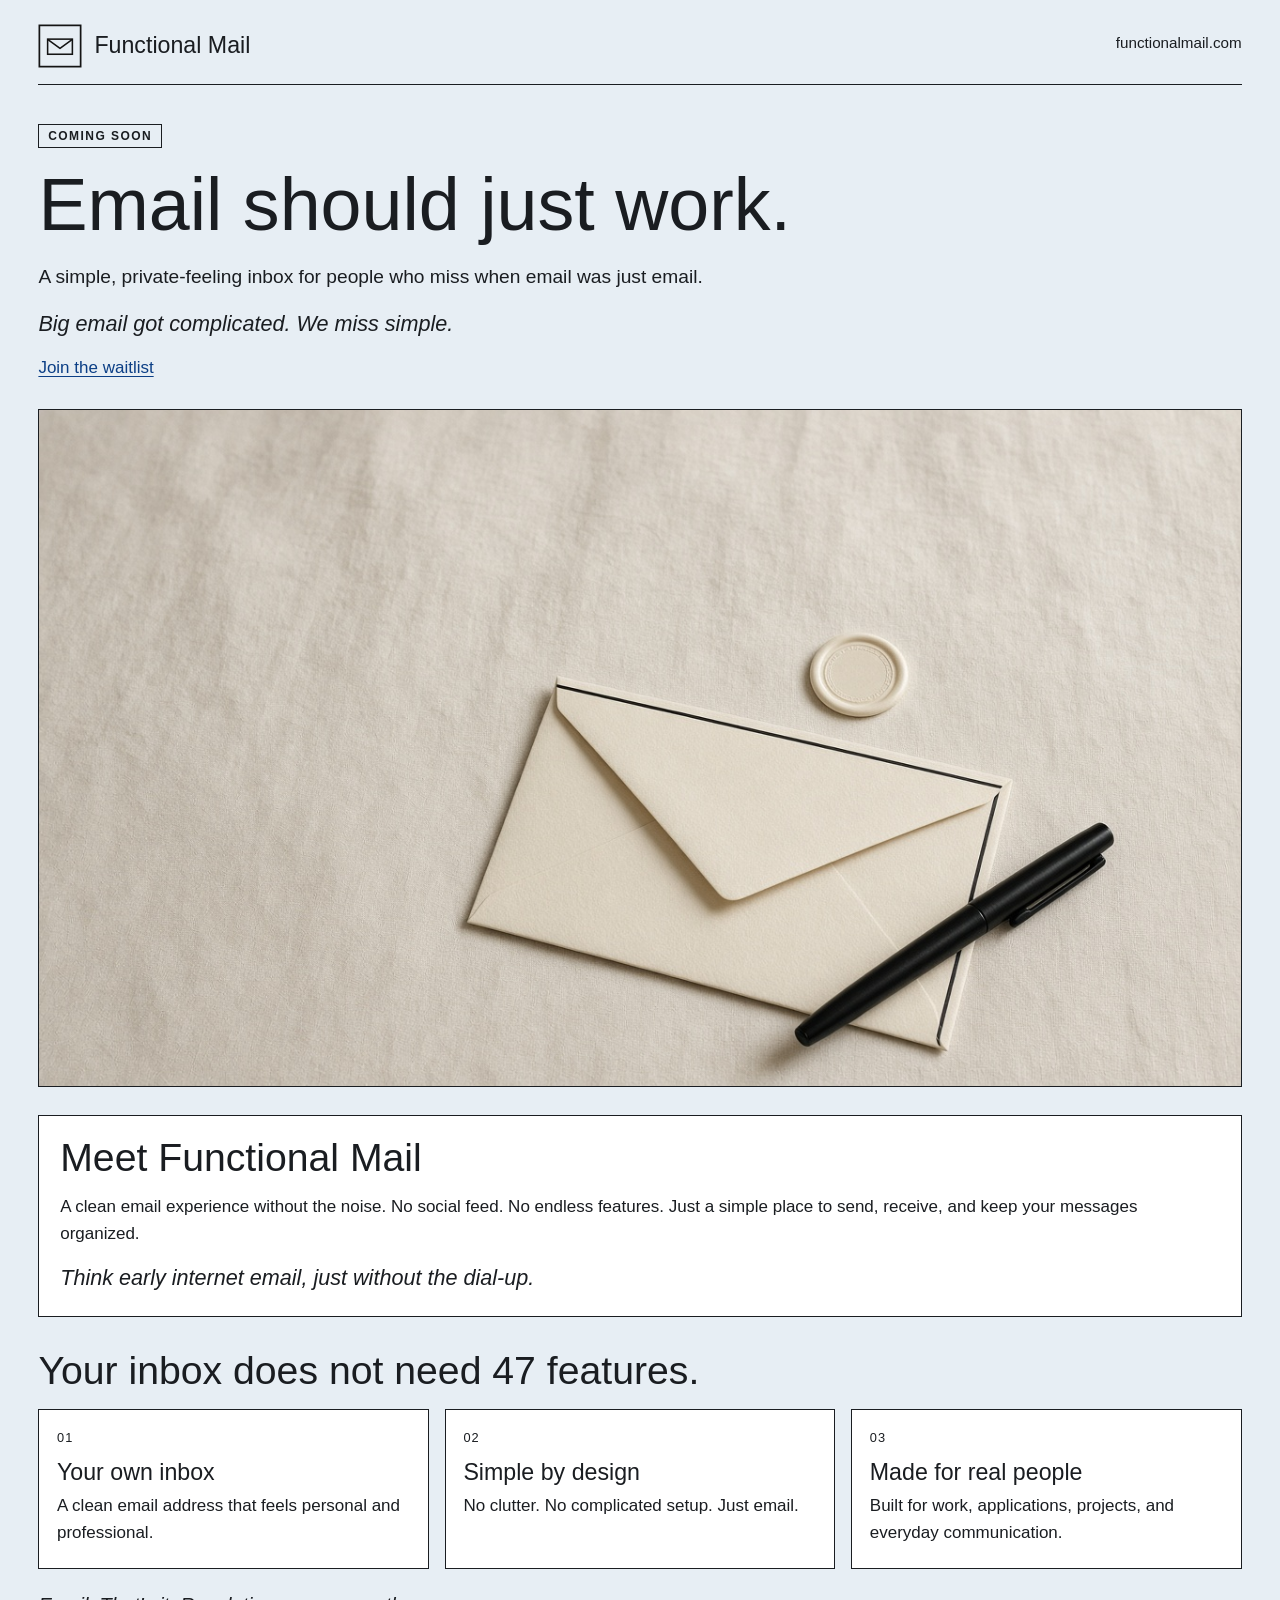
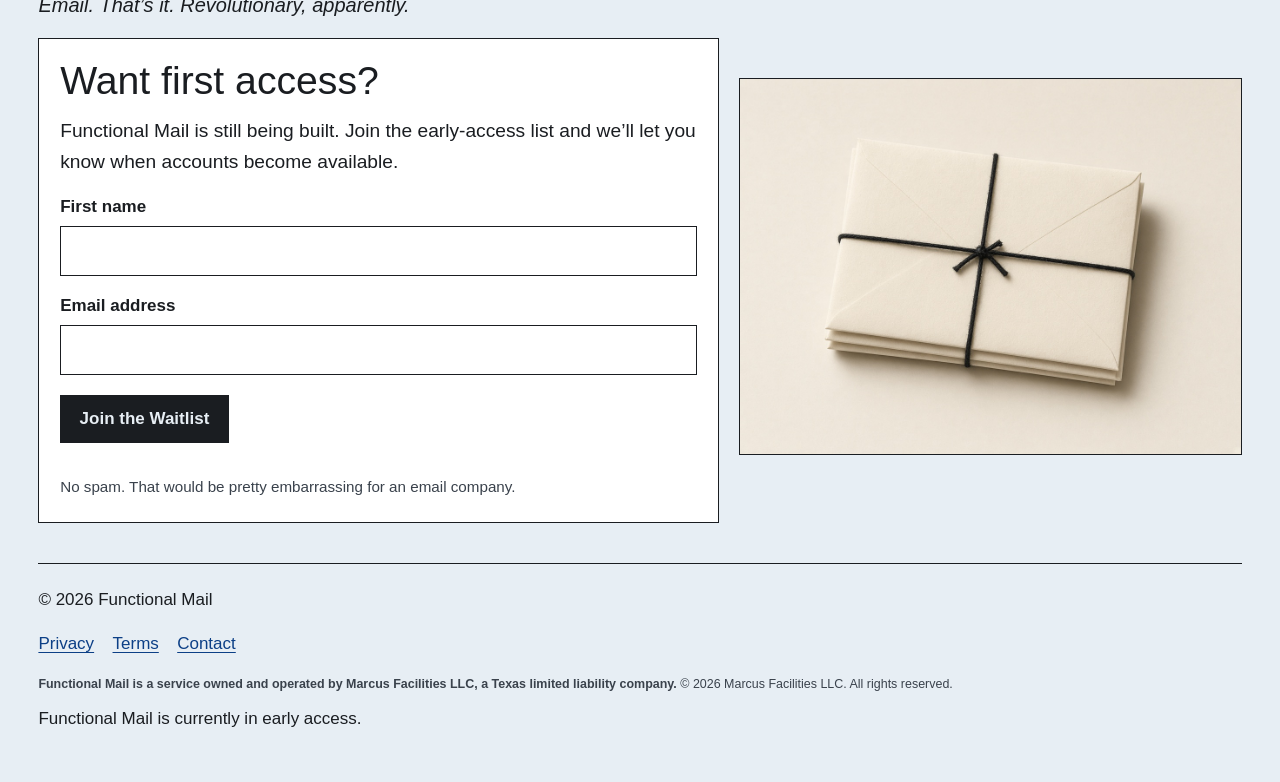
<file: index.html>
<!DOCTYPE html>
<html lang="en">
<head>
  <meta charset="utf-8">
  <meta name="viewport" content="width=device-width, initial-scale=1">
  <title>Functional Mail | Simple Email, Coming Soon</title>
  <meta name="description" content="Functional Mail is a simple email service built for people who want a clean, straightforward inbox. Join the waitlist for early access.">
  <meta name="color-scheme" content="light">
  <meta name="theme-color" content="#e7eef4">
  <link rel="canonical" href="https://functionalmail.com/">
  <link rel="icon" href="images/logo.svg" type="image/svg+xml">
  <link rel="stylesheet" href="styles.css">
  <meta property="og:title" content="Functional Mail | Simple Email, Coming Soon">
  <meta property="og:description" content="Functional Mail is a simple email service built for people who want a clean, straightforward inbox. Join the waitlist for early access.">
  <meta property="og:type" content="website">
  <meta property="og:url" content="https://functionalmail.com/">
  <meta property="og:site_name" content="Functional Mail">
  <meta property="og:image" content="https://functionalmail.com/images/hero-desk.jpg">
  <meta property="og:image:width" content="1280">
  <meta property="og:image:height" content="720">
  <meta property="og:image:alt" content="A cream envelope and a black pen on a linen desk.">
  <meta name="twitter:card" content="summary_large_image">
  <meta name="twitter:title" content="Functional Mail | Simple Email, Coming Soon">
  <meta name="twitter:description" content="Functional Mail is a simple email service built for people who want a clean, straightforward inbox. Join the waitlist for early access.">
  <meta name="twitter:image" content="https://functionalmail.com/images/hero-desk.jpg">
  <script type="application/ld+json">
  {
    "@context": "https://schema.org",
    "@type": "Organization",
    "name": "Functional Mail",
    "url": "https://functionalmail.com/",
    "email": "admin@functionalmail.com",
    "description": "Functional Mail is a simple email service built for people who want a clean, straightforward inbox. Join the waitlist for early access."
  }
  </script>
</head>
<body>
  <a class="skip-link" href="#content">Skip to content</a>
  <div class="page">
    <header class="letterhead">
      <a class="brand" href="index.html">
        <img src="images/logo.svg" width="64" height="64" alt="">
        <span>Functional Mail</span>
      </a>
      <div class="letterhead-side">
        <p class="domain">functionalmail.com</p>
      </div>
    </header>

    <main id="content">
      <section class="hero">
        <p class="badge">Coming soon</p>
        <h1>Email should just work.</h1>
        <p class="lede">A simple, private-feeling inbox for people who miss when email was just email.</p>
        <p class="quip">Big email got complicated. We miss simple.</p>
        <p><a href="#waitlist">Join the waitlist</a></p>
      </section>

      <figure class="photo">
        <img
          src="images/hero-desk.jpg"
          width="1280"
          height="720"
          alt="A cream envelope and a black pen on a linen desk."
          fetchpriority="high">
      </figure>

      <section class="callout" aria-labelledby="meet-title">
        <h2 id="meet-title">Meet Functional Mail</h2>
        <p>A clean email experience without the noise. No social feed. No endless features. Just a simple place to send, receive, and keep your messages organized.</p>
        <p class="quip">Think early internet email, just without the dial-up.</p>
      </section>

      <section aria-labelledby="features-title">
        <h2 id="features-title" class="section-intro">Your inbox does not need 47 features.</h2>
        <ul class="features">
          <li class="feature">
            <p class="feature-index" aria-hidden="true">01</p>
            <h3>Your own inbox</h3>
            <p>A clean email address that feels personal and professional.</p>
          </li>
          <li class="feature">
            <p class="feature-index" aria-hidden="true">02</p>
            <h3>Simple by design</h3>
            <p>No clutter. No complicated setup. Just email.</p>
          </li>
          <li class="feature">
            <p class="feature-index" aria-hidden="true">03</p>
            <h3>Made for real people</h3>
            <p>Built for work, applications, projects, and everyday communication.</p>
          </li>
        </ul>
        <p class="closer">Email. That’s it. Revolutionary, apparently.</p>
      </section>

      <div class="waitlist-layout">
        <section class="waitlist" id="waitlist" aria-labelledby="waitlist-title">
          <h2 id="waitlist-title">Want first access?</h2>
          <p class="lede">Functional Mail is still being built. Join the early-access list and we’ll let you know when accounts become available.</p>
          <!-- Waitlist: paste your Google Form link at the top of script.js -->
          <form id="waitlist-form" action="#" method="post" novalidate>
            <div class="field">
              <label for="first-name">First name</label>
              <input id="first-name" name="first-name" type="text" autocomplete="given-name" maxlength="80" required aria-describedby="first-name-error">
              <p id="first-name-error" class="field-error" hidden></p>
            </div>
            <div class="field">
              <label for="email">Email address</label>
              <input id="email" name="email" type="email" autocomplete="email" inputmode="email" maxlength="254" required spellcheck="false" aria-describedby="email-error">
              <p id="email-error" class="field-error" hidden></p>
            </div>
            <button type="submit">Join the Waitlist</button>
            <p id="form-status" class="form-status" role="status" aria-atomic="true"></p>
          </form>
          <noscript>
            <p>If the form can’t send, email <a href="mailto:admin@functionalmail.com">admin@functionalmail.com</a> with your first name and we’ll add you.</p>
          </noscript>
          <p class="fine-print">No spam. That would be pretty embarrassing for an email company.</p>
        </section>

        <figure class="photo">
          <img
            src="images/inbox-still.jpg"
            width="1152"
            height="864"
            alt="Three cream envelopes tied with a thin black string."
            loading="lazy">
        </figure>
      </div>
    </main>

    <footer class="site-footer">
      <p>© 2026 Functional Mail</p>
      <nav aria-label="Footer">
        <ul>
          <li><a href="privacy.html">Privacy</a></li>
          <li><a href="terms.html">Terms</a></li>
          <li><a href="mailto:admin@functionalmail.com">Contact<span class="visually-hidden"> by email</span></a></li>
        </ul>
      </nav>
      <p class="legal-note"><strong>Functional Mail is a service owned and operated by Marcus Facilities LLC, a Texas limited liability company.</strong> © 2026 Marcus Facilities LLC. All rights reserved.</p>
      <p>Functional Mail is currently in early access.</p>
    </footer>
  </div>
  <script src="script.js"></script>
</body>
</html>
</file>
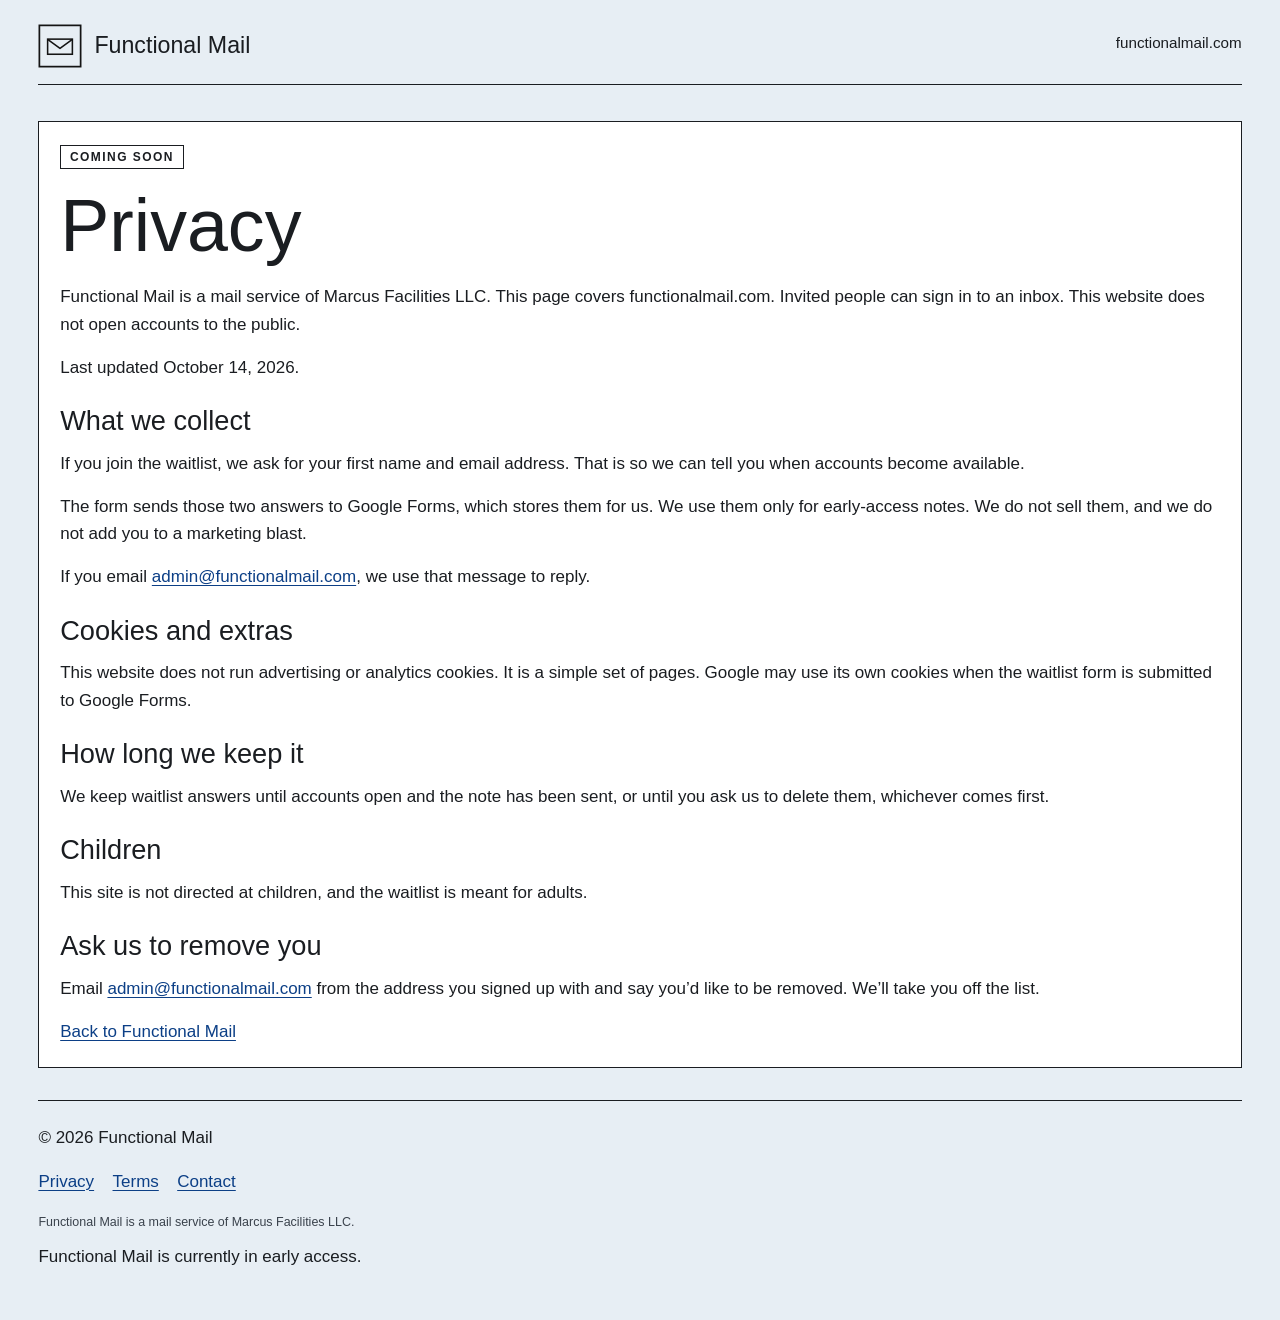
<file: privacy.html>
<!DOCTYPE html>
<html lang="en">
<head>
  <meta charset="utf-8">
  <meta name="viewport" content="width=device-width, initial-scale=1">
  <title>Privacy | Functional Mail</title>
  <meta name="description" content="How Functional Mail handles the early-access waitlist and what this website collects.">
  <meta name="color-scheme" content="light">
  <meta name="theme-color" content="#e7eef4">
  <link rel="canonical" href="https://functionalmail.com/privacy.html">
  <link rel="icon" href="images/logo.svg" type="image/svg+xml">
  <link rel="stylesheet" href="styles.css">
  <meta property="og:title" content="Privacy | Functional Mail">
  <meta property="og:description" content="How Functional Mail handles the early-access waitlist and what this website collects.">
  <meta property="og:type" content="website">
  <meta property="og:url" content="https://functionalmail.com/privacy.html">
  <meta property="og:site_name" content="Functional Mail">
</head>
<body>
  <a class="skip-link" href="#content">Skip to content</a>
  <div class="page">
    <header class="letterhead">
      <a class="brand" href="index.html">
        <img src="images/logo.svg" width="64" height="64" alt="">
        <span>Functional Mail</span>
      </a>
      <div class="letterhead-side">
        <p class="domain">functionalmail.com</p>
      </div>
    </header>

    <main id="content" class="prose">
      <p class="badge">Coming soon</p>
      <h1>Privacy</h1>
      <p>Functional Mail is a mail service of Marcus Facilities LLC. This page covers functionalmail.com. Invited people can sign in to an inbox. This website does not open accounts to the public.</p>
      <p>Last updated October 14, 2026.</p>

      <h2>What we collect</h2>
      <p>If you join the waitlist, we ask for your first name and email address. That is so we can tell you when accounts become available.</p>
      <p>The form sends those two answers to Google Forms, which stores them for us. We use them only for early-access notes. We do not sell them, and we do not add you to a marketing blast.</p>
      <p>If you email <a href="mailto:admin@functionalmail.com">admin@functionalmail.com</a>, we use that message to reply.</p>

      <h2>Cookies and extras</h2>
      <p>This website does not run advertising or analytics cookies. It is a simple set of pages. Google may use its own cookies when the waitlist form is submitted to Google Forms.</p>

      <h2>How long we keep it</h2>
      <p>We keep waitlist answers until accounts open and the note has been sent, or until you ask us to delete them, whichever comes first.</p>

      <h2>Children</h2>
      <p>This site is not directed at children, and the waitlist is meant for adults.</p>

      <h2>Ask us to remove you</h2>
      <p>Email <a href="mailto:admin@functionalmail.com">admin@functionalmail.com</a> from the address you signed up with and say you’d like to be removed. We’ll take you off the list.</p>

      <p><a href="index.html">Back to Functional Mail</a></p>
    </main>

    <footer class="site-footer">
      <p>© 2026 Functional Mail</p>
      <nav aria-label="Footer">
        <ul>
          <li><a href="privacy.html" aria-current="page">Privacy</a></li>
          <li><a href="terms.html">Terms</a></li>
          <li><a href="mailto:admin@functionalmail.com">Contact<span class="visually-hidden"> by email</span></a></li>
        </ul>
      </nav>
      <p class="legal-note">Functional Mail is a mail service of Marcus Facilities LLC.</p>
      <p>Functional Mail is currently in early access.</p>
    </footer>
  </div>
</body>
</html>
</file>
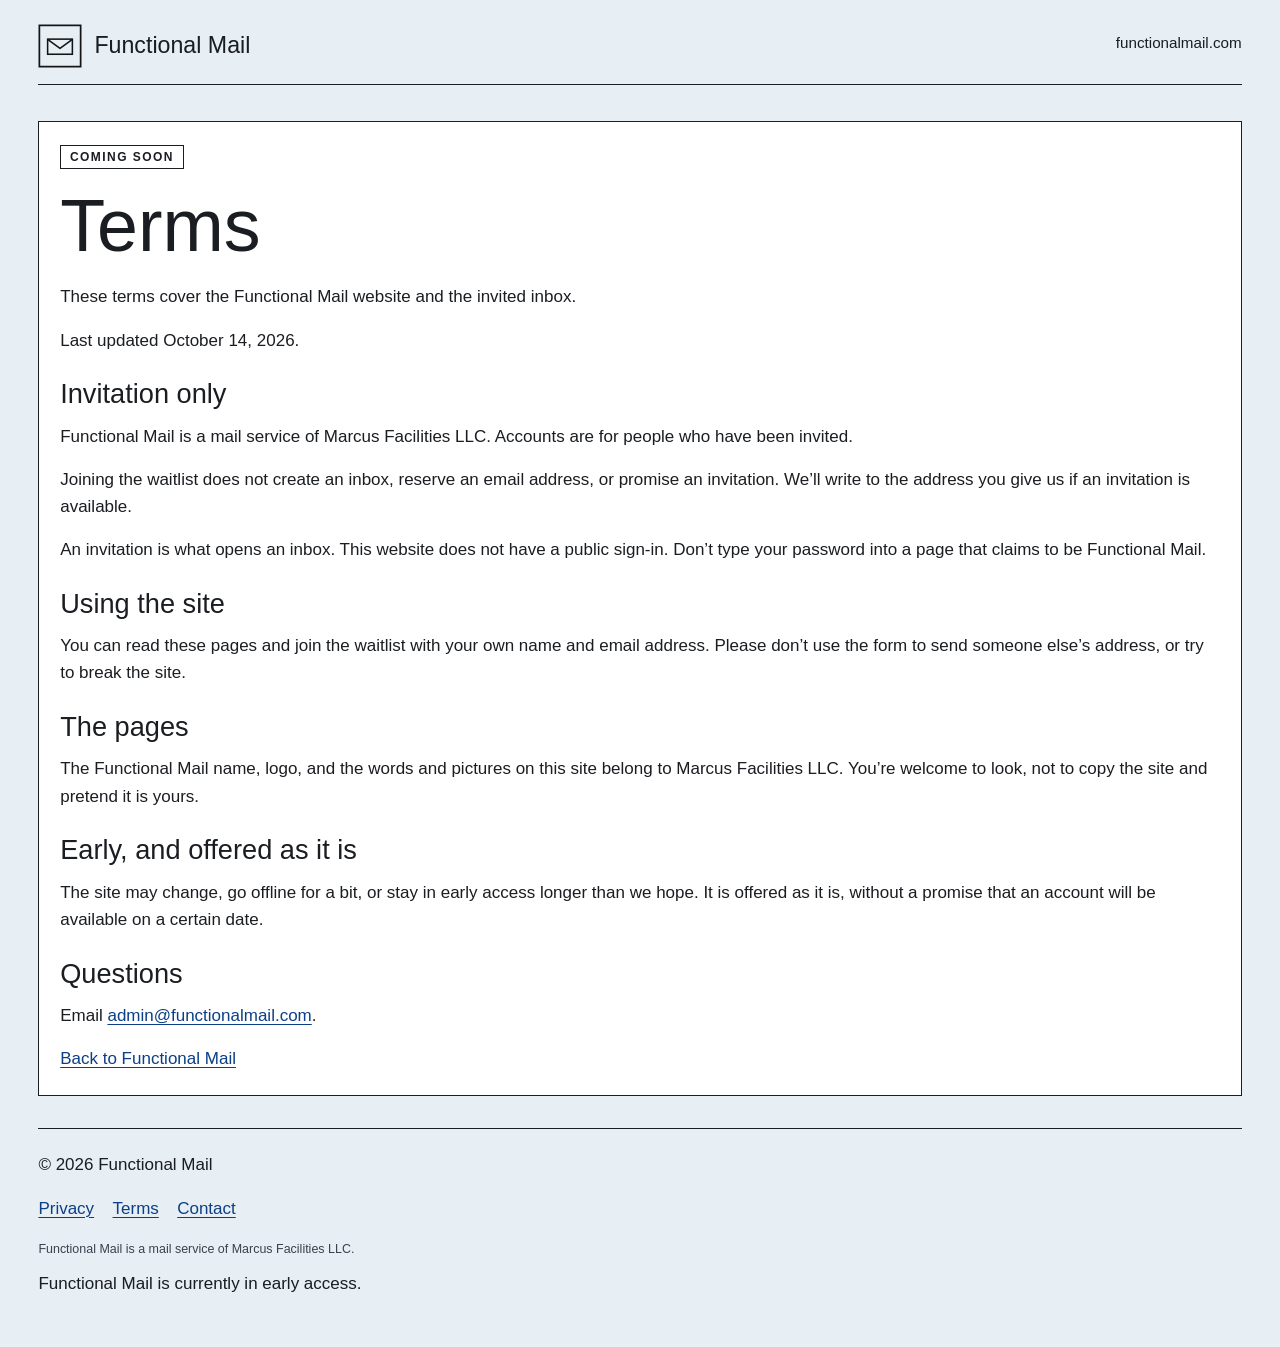
<file: terms.html>
<!DOCTYPE html>
<html lang="en">
<head>
  <meta charset="utf-8">
  <meta name="viewport" content="width=device-width, initial-scale=1">
  <title>Terms | Functional Mail</title>
  <meta name="description" content="The terms for using the Functional Mail website while the service is in early access.">
  <meta name="color-scheme" content="light">
  <meta name="theme-color" content="#e7eef4">
  <link rel="canonical" href="https://functionalmail.com/terms.html">
  <link rel="icon" href="images/logo.svg" type="image/svg+xml">
  <link rel="stylesheet" href="styles.css">
  <meta property="og:title" content="Terms | Functional Mail">
  <meta property="og:description" content="The terms for using the Functional Mail website while the service is in early access.">
  <meta property="og:type" content="website">
  <meta property="og:url" content="https://functionalmail.com/terms.html">
  <meta property="og:site_name" content="Functional Mail">
</head>
<body>
  <a class="skip-link" href="#content">Skip to content</a>
  <div class="page">
    <header class="letterhead">
      <a class="brand" href="index.html">
        <img src="images/logo.svg" width="64" height="64" alt="">
        <span>Functional Mail</span>
      </a>
      <div class="letterhead-side">
        <p class="domain">functionalmail.com</p>
      </div>
    </header>

    <main id="content" class="prose">
      <p class="badge">Coming soon</p>
      <h1>Terms</h1>
      <p>These terms cover the Functional Mail website and the invited inbox.</p>
      <p>Last updated October 14, 2026.</p>

      <h2>Invitation only</h2>
      <p>Functional Mail is a mail service of Marcus Facilities LLC. Accounts are for people who have been invited.</p>
      <p>Joining the waitlist does not create an inbox, reserve an email address, or promise an invitation. We’ll write to the address you give us if an invitation is available.</p>
      <p>An invitation is what opens an inbox. This website does not have a public sign-in. Don’t type your password into a page that claims to be Functional Mail.</p>

      <h2>Using the site</h2>
      <p>You can read these pages and join the waitlist with your own name and email address. Please don’t use the form to send someone else’s address, or try to break the site.</p>

      <h2>The pages</h2>
      <p>The Functional Mail name, logo, and the words and pictures on this site belong to Marcus Facilities LLC. You’re welcome to look, not to copy the site and pretend it is yours.</p>

      <h2>Early, and offered as it is</h2>
      <p>The site may change, go offline for a bit, or stay in early access longer than we hope. It is offered as it is, without a promise that an account will be available on a certain date.</p>

      <h2>Questions</h2>
      <p>Email <a href="mailto:admin@functionalmail.com">admin@functionalmail.com</a>.</p>

      <p><a href="index.html">Back to Functional Mail</a></p>
    </main>

    <footer class="site-footer">
      <p>© 2026 Functional Mail</p>
      <nav aria-label="Footer">
        <ul>
          <li><a href="privacy.html">Privacy</a></li>
          <li><a href="terms.html" aria-current="page">Terms</a></li>
          <li><a href="mailto:admin@functionalmail.com">Contact<span class="visually-hidden"> by email</span></a></li>
        </ul>
      </nav>
      <p class="legal-note">Functional Mail is a mail service of Marcus Facilities LLC.</p>
      <p>Functional Mail is currently in early access.</p>
    </footer>
  </div>
</body>
</html>
</file>
<file: styles.css>
:root {
  --cream: #e7eef4;
  --paper: #ffffff;
  --ink: #1a1d21;
  --link: #0c3f86;
  --muted: #3a424c;
  --error: #6e1212;
  --serif: "Trebuchet MS", "Segoe UI", sans-serif;
  --sans: Verdana, Geneva, Tahoma, sans-serif;
  --measure: none;
}

*,
*::before,
*::after {
  box-sizing: border-box;
}

html {
  -webkit-text-size-adjust: 100%;
  scroll-behavior: smooth;
}

body {
  margin: 0;
  background: var(--cream);
  color: var(--ink);
  font-family: var(--sans);
  font-size: 1.0625rem;
  line-height: 1.6;
}

img {
  max-width: 100%;
  height: auto;
  border: 0;
}

a {
  color: var(--link);
  text-decoration-thickness: 1px;
  text-underline-offset: 0.18em;
}

a:hover {
  text-decoration-thickness: 2px;
}

:focus {
  outline: none;
}

:focus-visible {
  outline: 3px solid var(--ink);
  outline-offset: 3px;
}

.skip-link {
  position: absolute;
  left: 1rem;
  top: 0;
  transform: translateY(-150%);
  background: var(--ink);
  color: var(--cream);
  padding: 0.65rem 1rem;
  z-index: 10;
  text-decoration: none;
}

.skip-link:focus {
  transform: none;
}

.visually-hidden {
  position: absolute;
  width: 1px;
  height: 1px;
  padding: 0;
  margin: -1px;
  overflow: hidden;
  clip: rect(0, 0, 0, 0);
  white-space: nowrap;
  border: 0;
}

.page {
  width: 100%;
  margin: 0;
  padding: 1.5rem clamp(1.25rem, 3vw, 2.75rem) 0;
}

.letterhead {
  display: flex;
  justify-content: space-between;
  align-items: flex-start;
  gap: 1rem;
  padding-bottom: 1rem;
  margin-bottom: 2.25rem;
  border-bottom: 1px solid var(--ink);
}

.brand {
  display: flex;
  align-items: center;
  gap: 0.75rem;
  color: var(--ink);
  text-decoration: none;
  font-family: var(--serif);
  font-size: 1.45rem;
  line-height: 1.1;
}

.brand img {
  width: 44px;
  height: 44px;
  flex: 0 0 auto;
}

.letterhead-side {
  padding-top: 0.45rem;
  text-align: right;
}

.letterhead-side .domain {
  margin: 0;
  font-size: 0.95rem;
}

.legal-note {
  color: var(--muted);
  font-size: 0.78rem;
  line-height: 1.4;
}

.badge {
  display: inline-block;
  margin: 0 0 1rem;
  padding: 0.28rem 0.55rem 0.22rem;
  border: 1px solid var(--ink);
  font-family: var(--sans);
  font-size: 0.75rem;
  font-weight: 600;
  letter-spacing: 0.12em;
  line-height: 1.2;
  text-transform: uppercase;
}

h1,
h2,
h3 {
  font-family: var(--serif);
  font-weight: 400;
  line-height: 1.12;
}

h1 {
  margin: 0 0 1rem;
  font-size: clamp(2.6rem, 6vw, 4.6rem);
}

h2 {
  margin: 0 0 0.8rem;
  font-size: clamp(1.85rem, 4vw, 2.45rem);
}

h3 {
  margin: 0 0 0.45rem;
  font-size: 1.45rem;
}

p {
  margin: 0 0 1rem;
}

.lede {
  font-size: 1.2rem;
  color: var(--ink);
}

.quip {
  margin: 0 0 1rem;
  font-family: var(--serif);
  font-style: italic;
  font-size: 1.35rem;
  line-height: 1.35;
}

.hero {
  margin-bottom: 1.75rem;
}

.photo {
  margin: 0 0 1.75rem;
}

.photo img {
  display: block;
  width: 100%;
  border: 1px solid var(--ink);
  background: var(--paper);
}

.callout,
.feature,
.waitlist,
.prose,
.success {
  border: 1px solid var(--ink);
  background: var(--paper);
}

.callout,
.waitlist,
.prose {
  max-width: 100%;
  padding: 1.25rem 1.3rem 0.4rem;
  margin-bottom: 2rem;
}

.callout .quip,
.closer {
  margin-bottom: 1.1rem;
}

.features {
  list-style: none;
  margin: 0 0 1.25rem;
  padding: 0;
  display: grid;
  grid-template-columns: 1fr;
  gap: 1rem;
}

.feature {
  margin: 0;
  padding: 1.1rem 1.1rem 0.35rem;
}

.feature-index {
  margin: 0 0 0.65rem;
  font-size: 0.8rem;
  letter-spacing: 0.08em;
}

.section-intro {
  margin-bottom: 1rem;
}

.closer {
  font-family: var(--serif);
  font-style: italic;
  font-size: 1.25rem;
}

.waitlist-layout {
  display: grid;
  gap: 1.25rem;
  margin-bottom: 2.5rem;
}

.waitlist {
  margin-bottom: 0;
}

.waitlist .lede,
.field,
.fine-print {
  max-width: none;
}

.field {
  margin-bottom: 1rem;
}

label {
  display: block;
  margin-bottom: 0.35rem;
  font-weight: 600;
}

input {
  width: 100%;
  min-height: 48px;
  padding: 0.65rem 0.75rem;
  border: 1px solid var(--ink);
  border-radius: 0;
  background: #fff;
  color: var(--ink);
  font: inherit;
}

input[aria-invalid="true"] {
  border-width: 2px;
}

.field-error {
  margin: 0.4rem 0 0;
  color: var(--error);
  font-size: 0.98rem;
}

.form-status {
  margin: 0.35rem 0 1rem;
}

button,
.button {
  display: inline-block;
  min-height: 48px;
  margin: 0.25rem 0 1rem;
  padding: 0.7rem 1.15rem;
  border: 1px solid var(--ink);
  background: var(--ink);
  color: var(--cream);
  font: inherit;
  font-weight: 600;
  line-height: 1.2;
  text-align: center;
  text-decoration: none;
  cursor: pointer;
}

button:hover,
.button:hover,
button:focus-visible,
.button:focus-visible {
  background: var(--cream);
  color: var(--ink);
}

button:disabled {
  cursor: wait;
}

.fine-print,
.muted {
  color: var(--muted);
  font-size: 0.95rem;
}

.success {
  padding: 1rem 1.1rem;
  margin: 0 0 1rem;
  font-family: var(--serif);
  font-size: 1.45rem;
  line-height: 1.3;
}

.site-footer {
  border-top: 1px solid var(--ink);
  padding: 1.4rem 0 2.4rem;
}

.site-footer p {
  margin-bottom: 0.7rem;
}

.site-footer ul {
  display: flex;
  flex-wrap: wrap;
  gap: 0.35rem 1.15rem;
  list-style: none;
  margin: 0 0 0.85rem;
  padding: 0;
}

.site-footer a {
  display: inline-block;
  padding: 0.35rem 0;
}

.prose h2 {
  margin-top: 1.6rem;
  font-size: 1.7rem;
}

.prose ul {
  margin: 0 0 1rem;
  padding-left: 1.2rem;
}

.prose li {
  margin-bottom: 0.35rem;
}

.prose li::marker {
  color: var(--ink);
}

@media (min-width: 720px) {
  .features {
    grid-template-columns: repeat(3, 1fr);
  }

  .waitlist-layout {
    grid-template-columns: 1.15fr 0.85fr;
    align-items: center;
  }
}

@media (max-width: 560px) {
  .page {
    padding-inline: 1rem;
  }

  .letterhead {
    flex-direction: column;
  }

  .letterhead-side {
    padding-top: 0;
    text-align: left;
  }

  button,
  .button {
    width: 100%;
  }

  .brand {
    font-size: 1.3rem;
  }
}

@media (prefers-reduced-motion: reduce) {
  html {
    scroll-behavior: auto;
  }
}

@media (forced-colors: active) {
  .badge,
  .callout,
  .feature,
  .waitlist,
  .prose,
  .success,
  .photo img,
  button,
  .button,
  input {
    border: 1px solid ButtonText;
  }

  button,
  .button {
    background: ButtonText;
    color: ButtonFace;
  }
}

::selection {
  background: var(--ink);
  color: var(--cream);
}
</file>
